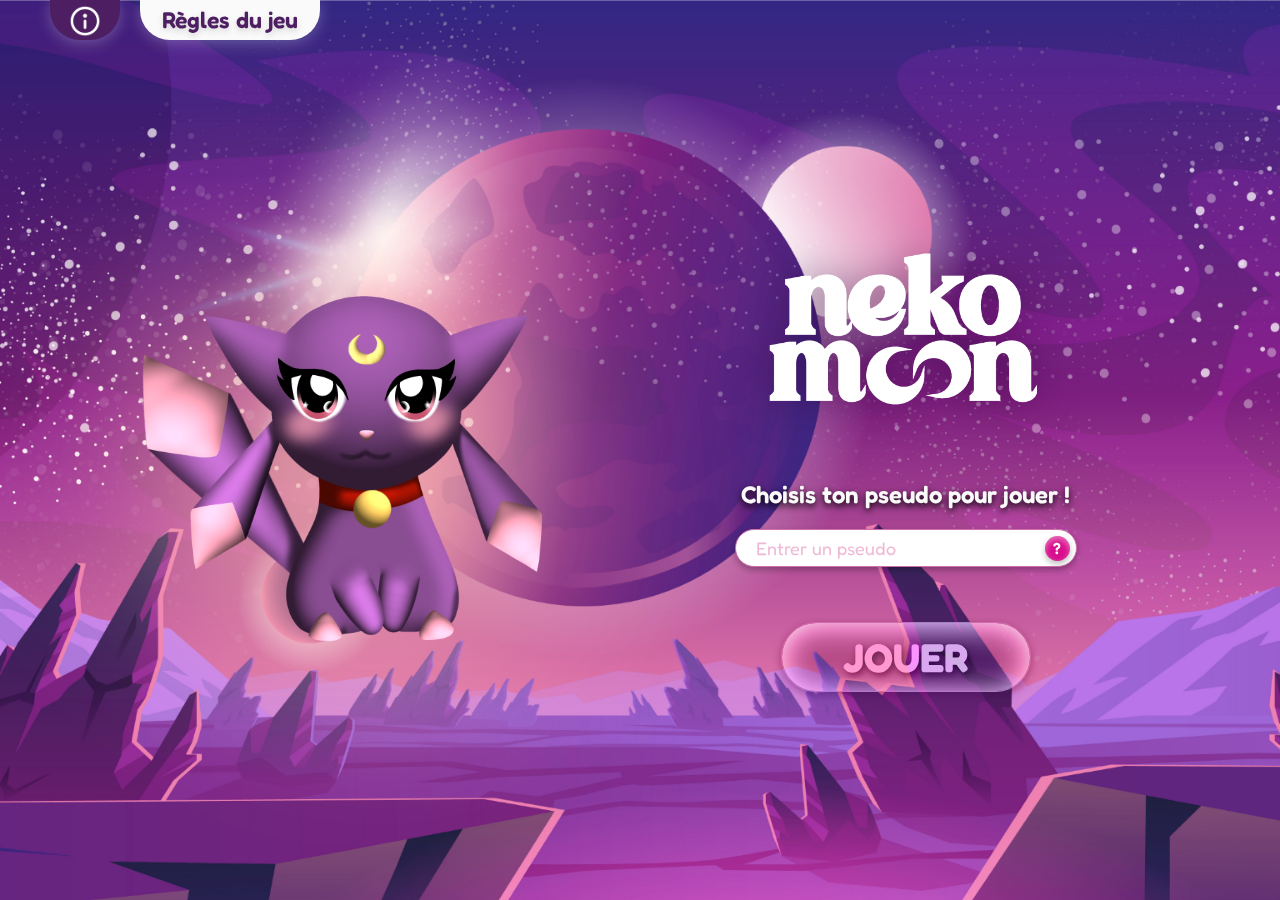
<file: index.html>
<!DOCTYPE html>
<html lang="fr">

 <head> 
    <title>Nekomoon | Le clicker game de l'espace !</title>
    <link rel='stylesheet' href='styles/index.css' type='text/css'/>
    <link rel="shortcut icon" type="image/png" href="images/nekomoon_logonb.svg"/><!--icône qui apparaît à côter du titre de la page-->
    <script type="text/javascript" src="js/index.js"></script> <!--referencer fichiers javascript-->
    <noscript>
    Javascript est désactivé sur votre navigateur. Veuillez le réactivez afin de permettre le bon fonctionnement du site.</noscript>
    <meta http-equiv="Content-Type" content="text/html; charset=UTF-8"/><!--afficher les accents de la langue-->
    <meta name="description" content="Un clicker game au thème fantastique et frais avec ses mignons personnages : les Nekomoons !"/>
    <meta name="viewport" content="width=device-width, initial-scale=1.0,user-scalable=no"> <!-- assurer que les pages fonctionnent bien dans une grande variété de tailles et d'orientations d'écran -->
    <link rel="preconnect" href="https://fonts.googleapis.com"><link rel="preconnect" href="https://fonts.gstatic.com" crossorigin><link href="https://fonts.googleapis.com/css2?family=Fredoka:wght@300;400;500;600;700&display=swap" rel="stylesheet"><!--Importation de la police Fredoka-->
    <link rel="preconnect" href="https://fonts.googleapis.com"><link rel="preconnect" href="https://fonts.gstatic.com" crossorigin><link href="https://fonts.googleapis.com/css2?family=Comic+Neue:ital,wght@0,300;0,700;1,300;1,400;1,700&family=Fredoka:wght@300;400;500;600;700&display=swap" rel="stylesheet"><!--Importation de la police Comic Neue-->
</head>

 <body>
    <header id="header">
        <!--MENU: INFO + REGLES DU JEU-->
        <div id="infoMenu" onclick="afficherInfos()">
            <img src="images/info_logo.png" alt="Info">
        </div>
        <div id="gameRulesMenu" onclick="afficherReglesDuJeu()">
            Règles du jeu
        </div>
        
        <!-- FIN DE MENU: INFO + REGLES DU JEU-->
    </header>

    <!-- FENETRES DE INFO + REGLES DU JEU-->
    <div id="fenetreReglesDuJeu">
            <div class="fermerFenetre"><a href="#" onclick="afficherReglesDuJeu()">X</a></div>
            <div>
                <h1 class="textShadow">RÈGLES DU JEU</h1>
                <h2 class="textShadow">JEU</h2>
                <p>C'est la guerre sur la planète Moonko-world et Nekomoon cherche à s'échapper.
                    Malheureusement, il n'a pas assez de Click-moon pour pouvoir changer de planète.
                    Cliques sur Nekomoon pour faire augmenter son nombre de Clicks-moon ! 
                    Et utilise les afin d'acheter des bonus qui te permettront de les multiplier.
                    En fonction de ton nombre de points, permet à Nekomoon de pouvoir changer de planète !
                </p>
                <h2 class="textShadow">BONUS</h2>
                <p>Voici les 3 bonus multiplicateurs de Clicks-moon :</p><br>
                <div id="lesTroisBonus"><!--rassemble les 3 bonus-->
                    <div class="bonusContainer"><h3 style="color: deeppink;">Pinkuko</h3><img src="images/Pinkuko.png" alt="Planète Pinkuko" width="60px" height="auto"><p>+10 points à chaque clic</p></div>
                    <div class="bonusContainer"><h3 style="color: deepskyblue;">Aoiko</h3><img src="images/Aoiko.png" alt="Planète Aoiko" width="60px" height="auto"><p>+10 points toutes les secondes</p></div>
                    <div class="bonusContainer"><h3 style="color: greenyellow;">Midoriko</h3><img src="images/Midoriko.png" alt="Planète Midoriko" width="59px" height="auto"><p>+1000 points à chaque clic et toutes les secondes</p></div>
                </div>
            </div>
        </div>
        <div id="fenetreInfoMenu"><!--La fenêtre Info qui s'affiche-->
            <div class="fermerFenetre"><a href="#" onclick="afficherInfos()">X</a></div>
            <div>
                <h1 class="textShadow">INFOS</h1>
                <h2 class="textShadow">Qu'est-ce que Nekomoon ?</h2>
                <p>Nekomoon est un jeu de type clicker, créé dans le cadre d'un projet scolaire (SAE). <br>
                    L'objectif est la réalisation du design d'un cookie clicker, au sein d’une application web, ainsi que sa mise en ligne. <br>
                    Le projet est contraint d'être effectué par groupe de 3 personnes.
                    </p>
                <h2 class="textShadow">Qui sont les créateurs ?</h2>
                <p>
                Yasmine BADAROU - Développeuse, maquettiste <br>
                Rose MALDONADO - Graphiste, développeuse <br>
                Bryan ROY - Graphiste, développeur
                </p>
            </div>
        </div>
        <!-- FIN DE FENETRES DE INFO + REGLES DU JEU-->
        <div id="responsive">
    <!--LOGO + FORMULAIRE (div gauche + div droite)-->
    <div id="divLogoEtFormulaire">
        <div id="divLogo"><!--Partie du logo (gauche)-->
            <img src="images/purple_nekomoon.png" alt="Nekomoon violet">
        </div>

        <div id="divFormulaire"><!--Partie du formulaire (droite)-->
            <img src="images/logo_nekomoon_blanc.png" alt="Logo Nekomoon">
            <form action="jeu.html" method="get">
                <label for="username">Choisis ton pseudo pour jouer !</label>
                <span onmouseover="afficherBulleDinfo()" onmouseout="afficherBulleDinfo()" onclick="afficherBulleDinfo()">?
                    <div id="infoInput">Choisis un pseudo de 5 caractères minimum.</div>
                </span>
                <input type="text" required minlength="5" placeholder="Entrer un pseudo" id="inputusername" name="username" onkeyup="activerBtn(this)">
                <button onclick="saveinfo()" class="buttonNonValidPseudo" id="btnJouer" disabled="true">jouer</button>
            </form>            
        </div>
    </div>
    <!--FIN DE LOGO + FORMULAIRE (div gauche + div droite)-->
    </div>
 </body>
</html>
</file>
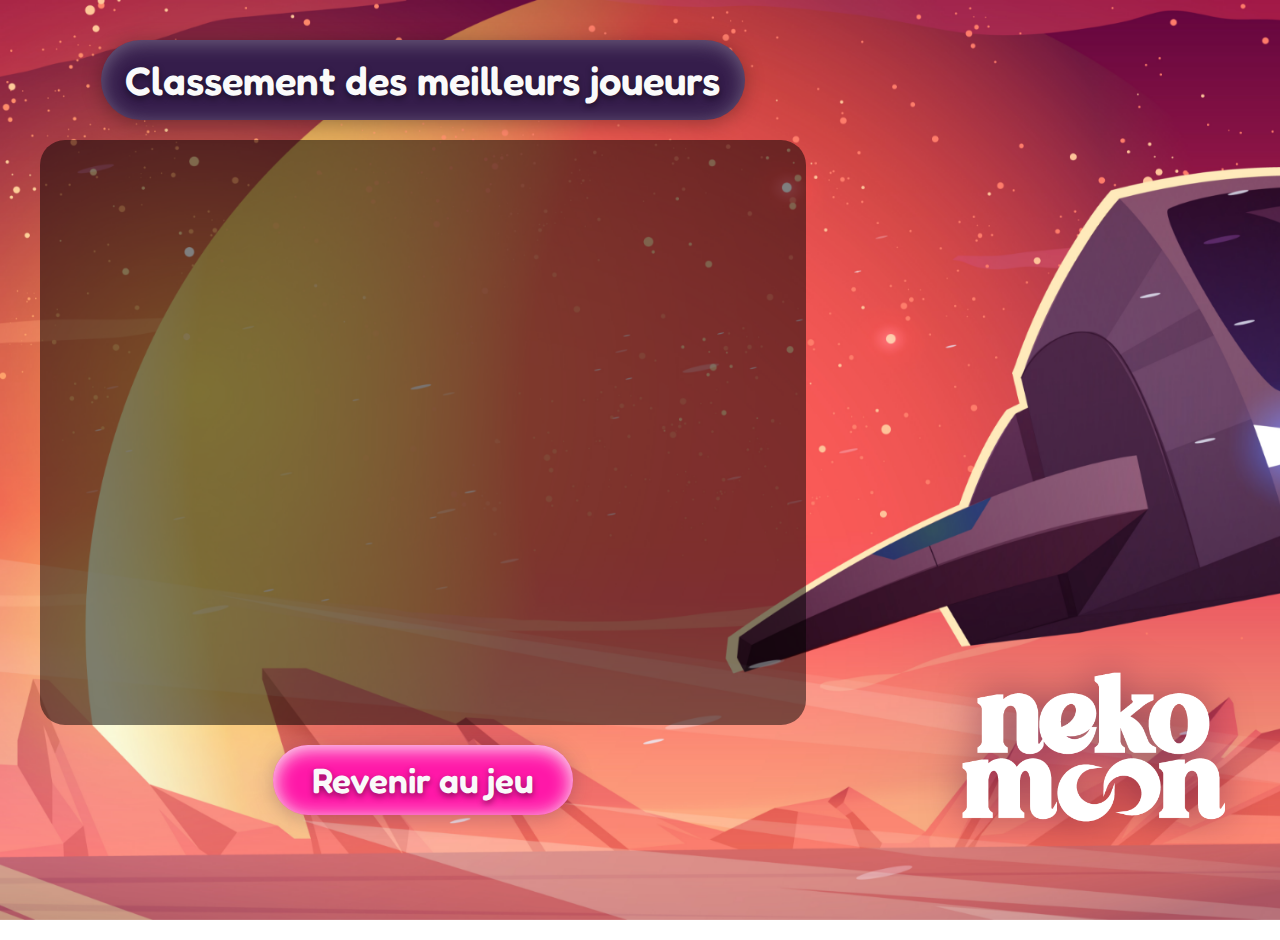
<file: classement.html>
<!DOCTYPE html>
<html lang="fr">

<head>
    <title>Nekomoon | Classement des joueurs</title>
    <link rel='stylesheet' href='styles/classement.css' type='text/css' />
    <link rel="shortcut icon" type="image/svg" href="images/nekomoon_logonb.svg" />
    <!--icône qui apparaît à côter du titre de la page-->
    <script type="text/javascript" src="js/classement.js"></script> <!--referencer fichiers javascript-->
    <noscript>
        Javascript est désactivé sur votre navigateur. Veuillez le réactivez afin de permettre le bon fonctionnement du
        site.</noscript>
    <meta http-equiv="Content-Type" content="text/html; charset=UTF-8" /><!--afficher les accents de la langue-->
    <meta name="description"
        content="Un clicker game au thème fantastique et frais avec ses mignons personnages : les Nekomoons !" />
    <meta name="viewport" content="width=device-width, initial-scale=1" />
    <!-- assurer que les pages fonctionnent bien dans une grande variété de tailles et d'orientations d'écran -->
    <link rel="preconnect" href="https://fonts.googleapis.com"><link rel="preconnect" href="https://fonts.gstatic.com" crossorigin><link href="https://fonts.googleapis.com/css2?family=Fredoka:wght@300;400;500;600;700&display=swap" rel="stylesheet"><!--Importation de la police Fredoka-->
    <link rel="preconnect" href="https://fonts.googleapis.com"><link rel="preconnect" href="https://fonts.gstatic.com" crossorigin><link href="https://fonts.googleapis.com/css2?family=Comic+Neue:ital,wght@0,300;0,700;1,300;1,400;1,700&family=Fredoka:wght@300;400;500;600;700&display=swap" rel="stylesheet"><!--Importation de la police Comic Neue-->
</head>

<body>
    <div id="partieDroiteEtGauche">
        <!--2 divs pour séparer la page en 2. Une partie avec tableau (gauche) et une partie avec le logo (droite)-->
        <div id="partieClassement">
            <h1>Classement des meilleurs joueurs</h1>

            <div id="container">
                <table id="classement">

                </table>
            </div>

            <a href="jeu.html">Revenir au jeu</a>
        </div>
    </div>
    <div id="partieLogo">
        <img src="images/logo_nekomoon_blanc.png" alt="Logo Nekomoon">
    </div>
</body>

</html>
</file>
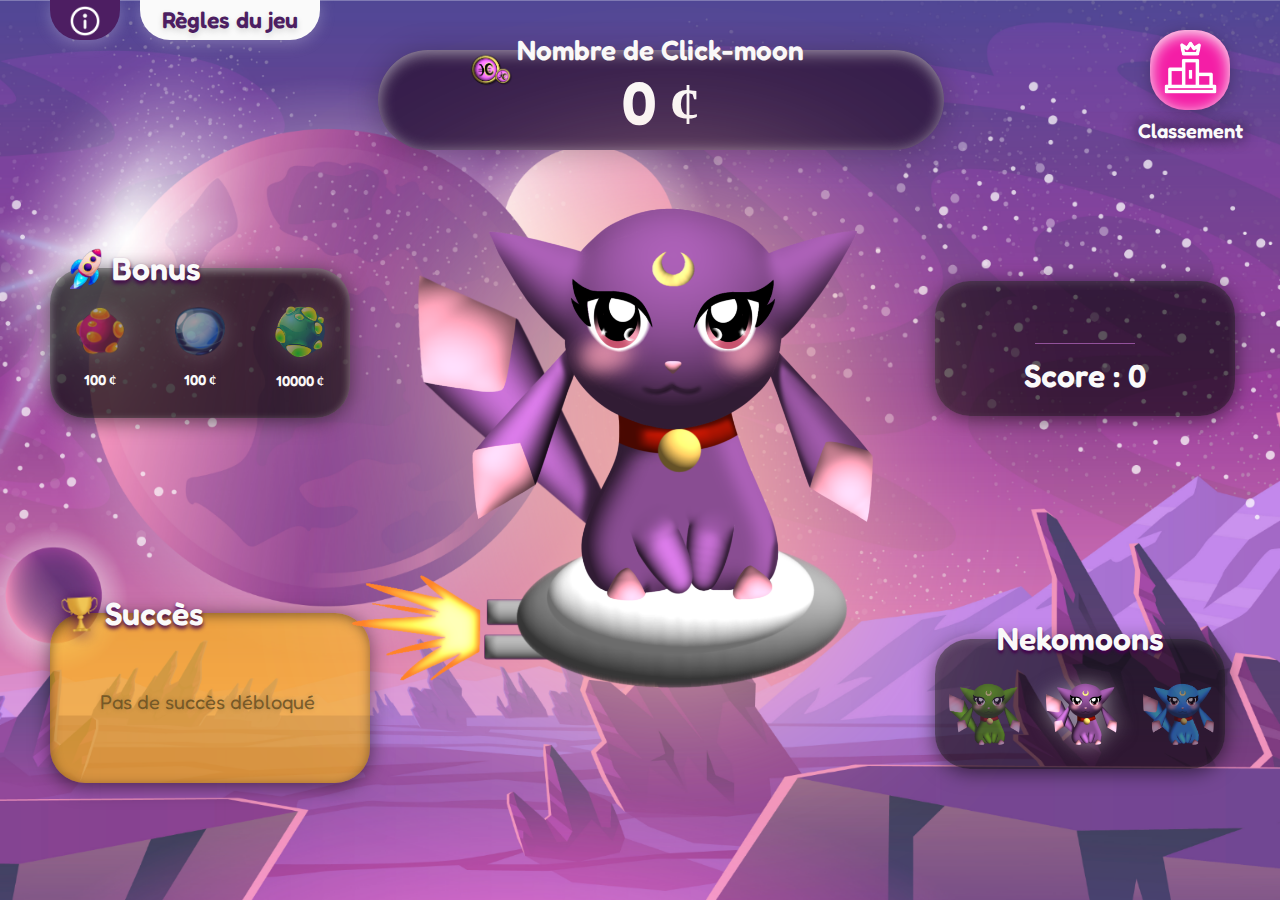
<file: jeu.html>
<!DOCTYPE html>
<html lang="fr">
  <head> 
      <title>Nekomoon | Le clicker game de l'espace !</title>
      <link rel='stylesheet' href='styles/jeu.css' type='text/css'/>
      <link rel="shortcut icon" type="image/png" href="images/nekomoon_logonb.svg"/><!--icône qui apparaît à côter du titre de la page-->
      <script type="text/javascript" src="js/jeu.js">storage.clear();</script> <!--referencer fichiers javascript-->
      <noscript>
      Javascript est désactivé sur votre navigateur. Veuillez le réactivez afin de permettre le bon fonctionnement du site.</noscript>
      <meta http-equiv="Content-Type" content="text/html; charset=UTF-8"/><!--afficher les accents de la langue-->
      <meta name="description" content="Un clicker game au thème fantastique et frais avec ses mignons personnages : les Nekomoons !"/>
      <meta name="viewport" content="width=device-width, initial-scale=1.0,user-scalable=no"> <!-- assurer que les pages fonctionnent bien dans une grande variété de tailles et d'orientations d'écran -->
      <link rel="preconnect" href="https://fonts.googleapis.com"><link rel="preconnect" href="https://fonts.gstatic.com" crossorigin><link href="https://fonts.googleapis.com/css2?family=Fredoka:wght@300;400;500;600;700&display=swap" rel="stylesheet"><!--Importation de la police Fredoka-->
      <link rel="preconnect" href="https://fonts.googleapis.com"><link rel="preconnect" href="https://fonts.gstatic.com" crossorigin><link href="https://fonts.googleapis.com/css2?family=Comic+Neue:ital,wght@0,300;0,700;1,300;1,400;1,700&family=Fredoka:wght@300;400;500;600;700&display=swap" rel="stylesheet"><!--Importation de la police Comic Neue-->
    </head>


  <body>
<!-- FENETRES DE INFO + REGLES DU JEU-->
<div id="fenetreReglesDuJeu">
  <div class="fermerFenetre"><a href="#" onclick="afficherReglesDuJeu()">X</a></div>
  <div>
      <h1 class="textShadow">RÈGLES DU JEU</h1>
      <h2 class="textShadow">JEU</h2>
      <p>C'est la guerre sur la planète Moonko-world et Nekomoon cherche à s'échapper.
          Malheureusement, il n'a pas assez de Click-moon pour pouvoir changer de planète.
          Cliques sur Nekomoon pour faire augmenter son nombre de Clicks-moon ! 
          Et utilise les afin d'acheter des bonus qui te permettront de les multiplier.
          En fonction de ton nombre de points, permet à Nekomoon de pouvoir changer de planète !
      </p>
      <h2 class="textShadow">BONUS</h2>
      <p>Voici les 3 bonus multiplicateurs de Clicks-moon :</p><br>
      <div id="lesTroisBonus"><!--rassemble les 3 bonus-->
          <div class="bonusContainer"><h3 style="color: deeppink;">Pinkuko</h3><img src="images/Pinkuko.png" alt="Planète Pinkuko" width="60px" height="auto"><p>+10 points à chaque clic</p></div>
          <div class="bonusContainer"><h3 style="color: deepskyblue;">Aoiko</h3><img src="images/Aoiko.png" alt="Planète Aoiko" width="60px" height="auto"><p>+10 points toutes les secondes</p></div>
          <div class="bonusContainer"><h3 style="color: greenyellow;">Midoriko</h3><img src="images/Midoriko.png" alt="Planète Midoriko" width="59px" height="auto"><p>+1000 points à chaque clic et toutes les secondes</p></div>
      </div>
  </div>
</div>
<div id="fenetreInfoMenu"><!--La fenêtre Info qui s'affiche-->
  <div class="fermerFenetre"><a href="#" onclick="afficherInfos()">X</a></div>
  <div>
      <h1 class="textShadow">INFOS</h1>
      <h2 class="textShadow">Qu'est-ce que Nekomoon ?</h2>
      <p>Nekomoon est un jeu de type clicker, créé dans le cadre d'un projet scolaire (SAE). <br>
          L'objectif est la réalisation du design d'un cookie clicker, au sein d’une application web, ainsi que sa mise en ligne. <br>
          Le projet est contraint d'être effectué par groupe de 3 personnes.
          </p>
      <h2 class="textShadow">Qui sont les créateurs ?</h2>
      <p>
      Yasmine BADAROU - Développeuse <br>
      Rose MALDONADO - Graphiste, développeuse <br>
      Bryan ROY - Graphiste, développeur
      </p>
  </div>
</div>
<!-- FIN DE FENETRES DE INFO + REGLES DU JEU-->
    <header id="header">
      <!--MENU: INFO + REGLES DU JEU-->
      <div id="infoMenu" onclick="afficherInfos()">
          <img src="images/info_logo.png" alt="Info">
      </div>
      <div id="gameRulesMenu" onclick="afficherReglesDuJeu()">
          Règles du jeu
      </div>
      
      <!-- FIN DE MENU: INFO + REGLES DU JEU-->
  </header>

  <div id="contenuDeLaPage">
    <div id="clicsEtClassementContainer">
      <div id="clicsContainer">
        <div id="compteurDeClicMoon">
          <img src="images/monnaie.png" alt="Click-moon">
          <h1>Nombre de Click-moon</h1>
          <p id="scorecompteur">0 ȼ</p>
        </div>
      </div>
      <div id="classementContainer">
        <div id="carreClassementRose">
          <a onclick="test()"><img src="images/classement.png" alt="Classement des joeurs"><p>Classement</p></a>
        </div>
      </div>
    </div>


    <div id="jeuContainer">
      <div id="succesEtBonus"><!--Partie succès et bonus (gauche)-->
        <div id="bonusContainer"><!--boite bonus-->
          <span>
            <img src="images/fusee.png" alt="Logo Bonus">
            <h1>Bonus</h1></span>
          <div id="lesTroisBonus">
            <div class="bonusContainer"><p id="compteurBonusPinkuko">0</p><img src="images/Pinkuko.png" alt="Logo Pinkuko" onclick="acheterPinkuko()" id="imgpinkuko" class="pasdebloque"><p id="pinkukoPrix">100 ȼ</p></div>
            <div class="bonusContainer"><p id="compteurBonusAoiko">0</p><img src="images/Aoiko.png" alt="Logo Aoiko" onclick="acheterAokiko()" id="imgaoiko" class="pasdebloque"><p id="aoikoPrix">100 ȼ</p></div>
            <div class="bonusContainer"><p id="compteurBonusMidoriko">0</p><img src="images/Midoriko.png" alt="Logo Midoriko" onclick="acheterMidoriko()" id="imgmidoriko" class="pasdebloque"><p id="midorikoPrix">10000 ȼ</p></div>
          </div>
        </div>

        <div id="succesContainer"><!--boite succès-->
          <div>
            <img src="images/succes.png" alt="Logo Succès">
            <h1>Succès</h1></div>
            <div id="lesSucces">
              <span id="pasDeSucces">Pas de succès débloqué</span>
              <table>
                <tr id="succesUn" class="succesnonobtenu">
                    <td><img src="images/etoiles.png" alt="Logo Succès"></td>
                    <td>Vous avez atteint 10 points !</td>
                </tr>
                <tr id="succesDeux" class="succesnonobtenu">
                  <td><img src="images/etoiles.png" alt="Logo Succès"></td>
                  <td>Vous avez débloqué un bonus ! Vous pouvez changer de planète.</td>
                </tr>
                <tr id="succesTrois" class="succesnonobtenu">
                  <td><img src="images/etoiles.png" alt="Logo Succès"></td>
                  <td>Vous avez atteint 1 000 points !</td>
                </tr>
                <tr id="succesQuatre" class="succesnonobtenu">
                  <td class="removeBottomBar"><img src="images/etoiles.png" alt="Logo Succès"></td>
                  <td class="removeBottomBar">Vous avez atteint 100 000 points !</td>
                </tr>
            </table>
            </div>
        </div>
      </div><!--Fin partie succès et bonus (gauche)-->

      <div id="clickerNekomoon"><!--Partie clicker (milieu)-->
        <img src="images/nekomoon-violet.png" alt="Nekomoon violet" id="skinDuClicker" onclick="augmenterScore(force)">
      </div><!--Fin partie clicker (milieu)-->

      <div id="pseudoEtNekomoons"><!--Partie score + skins (droite)-->
        <div id="pseudoScoreContainer"><!--boite score-->
          <h1 id="pseudonyme"></h1>
          <div id="traitViolet">&nbsp</div>
          <h1 id="score">Score : 0</h1>
        </div>

        <div id="skinsContainer"><!--boite Skins-->
            <h1>Nekomoons</h1>

            <div id="lesTroisSkins">
            <div class="skinsContainer"><img src="images/green_nekomoon.png" alt="Nekomoon vert" id="skinVert" onclick="mettreSkinVert()"></div>
            <div class="skinsContainer"><img src="images/purple_nekomoon.png" alt="Nekomoon violet" id="skinViolet" class="selected" onclick="mettreSkinViolet()"></div>
            <div class="skinsContainer"><img src="images/blueneko.png" alt="Nekomoon bleu" id="skinBleu" onclick="mettreSkinBleu()"></div>
            </div>
        </div>
      </div><!--Fin partie score + skins (droite)-->

    </div>
  </div>
  </body>
</html>
</file>
<file: styles/index.css>
body {
    background-image: url("../images/nekomoon_home_background.png");
    background-size: cover;
    background-repeat: no-repeat;
    background-attachment: fixed;
    background-position: center;
    margin: 0px 50px;
    padding: 0;
    display: flex;
    flex-direction: column;
}

/*HEADER*/
header {
    display: flex;
    justify-content: space-between;
    width: 270px;
    position: absolute;
}

#infoMenu {
    display: flex;
    flex-direction: column;
    align-items: center;
    background-color: #4D1E62;
    height: 40px;
    width: 70px;
    border-radius: 0px 0px 30px 30px;
    box-shadow: 0px 3px 15px #fafafa40;
    transition: 0.3s;
}

#infoMenu img {
    height: 105%;
    width: auto;
}

#gameRulesMenu {
    padding-top: 6px;
    text-align: center;
    background-color: #fafafa;
    max-height: 40px;
    width: 180px;
    border-radius: 0px 0px 30px 30px;
    font-family: "fredoka";
    color: #4D1E62;
    font-weight: 600;
    font-size: 23px;
    box-shadow: 0px 3px 15px #fafafa40;
    text-shadow: 0px 3px 6px #00000026;
    transition: 0.3s;
}

#infoMenu:hover {
  cursor: pointer;
  box-shadow: 0px 3px 15px #fafafa80;
}

#gameRulesMenu:hover {
  cursor: pointer;
  box-shadow: 0px 3px 15px #fafafa80;
}
/*FIN DU HEADER*/

/*LOGO ET FORMULAIRE*/
#divLogoEtFormulaire {
    width: 90%;
    display: flex;
    justify-self: center;
    align-self: center;
}

#responsive {
  width: 100%;
  height: 100vh;
  display: flex;
  flex-direction: column;
  justify-content: center;
}

#divLogo {
    width: 50%;
    display: flex;
    align-items: center;
}

#divLogo img {
    width: 85%;
    height: auto;
    -webkit-filter: drop-shadow(2px 3px 100px #FFC0AD);
    filter: drop-shadow(2px 3px 100px #FFC0AD);
}

#divFormulaire {
    width: 50%;
    display: flex;
    flex-direction: column;
    align-items: center;
    margin-top: -20px;
}

#divFormulaire img {
    width: 55%;
    height: auto;
    -webkit-filter: drop-shadow(0px 0px 20px #35003a80);
    filter: drop-shadow(0px 0px 20px #35003a80);
    transition: 0.2s;
}

form {
    display: flex;
    flex-direction: column;
}

label {
    font-size: 30px;
    font-family: "fredoka";
    font-weight: 600;
    color: #fafafa;
    text-shadow: 0px 3px 7px #000000;
    margin-bottom: 20px;
    text-align: center;
}

input {    
    align-self: center;
    width: 300px;
    border-radius: 50px;
    padding: 7px 20px;
    font-size: 18px;
    font-family: "fredoka";
    border-color: #CD6FA9;
    margin-bottom: 20px;
    box-shadow: 0px 3px 6px #00000045;
}

input[type=text] {
    border: 1px solid #CD6FA9;
  -webkit-transition: 0.4s;
  transition: 0.4s;
  outline: none;
}

input[type=text]:focus {
  border: 1px solid #862d73;
}

::placeholder { /* Chrome, Firefox, Opera, Safari 10.1+ */
    color: #E283B390;
    opacity: 1; /* Firefox */
  }
  
  :-ms-input-placeholder { /* Internet Explorer 10-11 */
    color: #E283B390;
  }
  
  ::-ms-input-placeholder { /* Microsoft Edge */
    color: #E283B390;
  }

  input:hover {
    box-shadow: 1px 1px 10px #fafafa;
  }

  form span {
    background-color: #D90E8D;
    text-align: center;
    position: absolute;
    border-radius: 50%;
    height: 20px;
    width: 20px;
    padding: 2.5px;
    color: #fafafa;
    box-shadow: inset 0px 3px 6px #fafafa70, 0px 3px 6px #00000043;
    font-family: 'Fredoka';
    font-weight: 600;
    margin-top: 64px;
    margin-left: 345px;
  }

  form span:hover {
    cursor: pointer;
  }

  #infoInput {
    width: 190px;
    height: 50px;
    background-color: #D90E8D;
    position: absolute;
    margin-top: -68px;
    margin-left: 18px;
    border-radius: 30px 30px 30px 8px;
    text-align: center;
    font-weight: 400;
    align-items: center;
    display: flex;
    color: #fafafa;
    box-shadow: #fafafa60 0px 0px 10px;
    visibility: hidden;
    opacity: 0;
    transition: 0.3s;
  }

  #infoInput.active {
    visibility: visible;
    opacity: 1;
    transition: 0.3s;
  }

  button {
    margin-top: 10%;
    background-color: #FF00A0;
    height: 70px;
    width: 250px;
    align-self: center;
    border-radius: 70px;
    font-size: 40px;
    font-family: "fredoka";
    text-transform: uppercase;
    font-weight: bolder;
    color: #fafafa;
    text-shadow: 2px 3px 7px #00000080;
    box-shadow: inset 0px 3px 30px #fafafa, 0px 3px 10px #5D005A75;
    border: 1px solid #CD6FA9;
    transition: 0.2s ease-in-out;
  }

  button:disabled {
    color: #bebebe;
    background-blend-mode: luminosity;
    mix-blend-mode: luminosity;
  }

  button:disabled:hover {
    cursor: default ;
    box-shadow: inset 0px 3px 30px #fafafa, 0px 3px 10px #5D005A75;
  }

  button:hover {
    box-shadow: inset 0px 3px 30px #fafafa, 0px 3px 15px #FFC0AD;
    cursor: pointer;
  }
/*FIN DE LOGO ET FORMULAIRE*/

/*FENETRES POP UP POUR INFO ET REGLES DU JEU*/
/*fenetre info*/
#fenetreInfoMenu {
  position: fixed;
  top: 35%;
  left: 50%;
  transform: translate(-50%,-50%);
  width: 40%;
  max-height: 65%;
  padding: 40px 50px 40px 50px;
  box-shadow: 0px 0px 20px #fafafa70;
  background-color: #3c0046;
  border-radius: 50px 100px;
  z-index: 10;
  font-family: "Fredoka";
  visibility: hidden;
  opacity: 0;
  transition: 0.3s;
}

#fenetreInfoMenu.active {
  top: 45%;
  visibility: visible;
  opacity: 1;
  transition: 0.3s;
}

.disableSelect {
  user-select: none;
  pointer-events: none;
}

.fermerFenetre {
display: flex;
flex-direction: row;
justify-content: flex-end;
font-size: 40px;
font-family: "Comic Neue";
font-weight: bold;
margin-top: 10px;
}

.fermerFenetre a {
  text-decoration: none;
  color: #fafafa;
  border-radius: 50px;
  background-color: #54236b;
  width: 4%;
  height: 8%;
  padding: 5px;
  text-align: center;
  font-size: 20px;
  transition: 0.2s;
}

.fermerFenetre a:hover {
  color: #54236b;
  background-color: #fafafa;
  box-shadow: 1px 1px 15px #bebebe;
  font-weight: 600;
}

#fenetreInfoMenu h1 {
  margin-top: -30px;
  margin-bottom: 50px;
  text-align: center;
  color: #fafafa;
  background-color: #54236b;
  border-radius: 50px;
  margin-left: 150px;
  margin-right: 150px;
}

#fenetreInfoMenu h2 {
  color: #c0289f;
  font-size: 28px;
  margin-bottom: -10px;
}

#fenetreInfoMenu p {
  font-size: 20px;
  color: #fee8ff;
  line-height: 28px;
}

.textShadow {
  text-shadow: #00000070 1px 1px 10px;
}

/*fenetre regles du jeu*/
#fenetreReglesDuJeu {
  position: fixed;
  top: 40%;
  left: 50%;
  transform: translate(-50%,-50%);
  width: 40%;
  max-height: 85%;
  padding: 30px 50px 30px 50px;
  box-shadow: 0px 0px 20px #fafafa70;
  background-color: #3c0046;
  border-radius: 50px 100px;
  z-index: 10;
  font-family: "Fredoka";
  visibility: hidden;
  opacity: 0;
  transition: 0.3s;
}

#fenetreReglesDuJeu.active {
  top: 50%;
  visibility: visible;
  opacity: 1;
  transition: 0.3s;
}

#fenetreReglesDuJeu h1 {
  margin-top: -30px;
  margin-bottom: 30px;
  text-align: center;
  color: #fafafa;
  background-color: #54236b;
  border-radius: 50px;
  margin-left: 150px;
  margin-right: 150px;
  padding: 5px;
}

#fenetreReglesDuJeu h2 {
  color: #c0289f;
  font-size: 28px;
  margin-bottom: -10px;
}

#fenetreReglesDuJeu p {
  font-size: 20px;
  color: #fee8ff;
  line-height: 28px;
}

#lesTroisBonus {
  position: relative;
  display: flex;
  width: 100%;
  margin-top: -40px;
}

.bonusContainer {
  width: 33.33%;
  display: flex;
  flex-direction: column;
  align-items: center;
}

#lesTroisBonus h3 {
  font-size: 21px;
  margin-bottom: 5px;
  font-weight: 500;
  text-shadow: #fafafa80 1px 1px 15px;
}

#lesTroisBonus img {
  text-shadow: #fafafa70 1px 1px 15px;
  -webkit-filter: drop-shadow(2px 1px 10px #fafafa50);
  filter: drop-shadow(2px 1px 10px #fafafa50);
  transition: 0.3s;
}

#lesTroisBonus img:hover {
  -webkit-filter: drop-shadow(2px 1px 15px #fafafa80);
  filter: drop-shadow(2px 1px 15px #fafafa80);
}

#lesTroisBonus p {
  font-size: 15px;
  line-height: normal;
  text-align: center;
  padding: 10px;
}
/*FIN FENETRES POP UP POUR INFO ET REGLES DU JEU*/


/*RESPONSIVE DESIGN*/
@media (min-width: 720px) and (max-width: 1350px){
  #fenetreReglesDuJeu {
    width: 45%;
  }

  #fenetreReglesDuJeu h1 {
    margin-left: 15%;
    margin-right: 15%;
    font-size: 150%;
  }

  #fenetreReglesDuJeu h2 {
    font-size: 160%;
  }

  #fenetreReglesDuJeu p {
    font-size: 100%;
    line-height: 18px;
  }

  #lesTroisBonus img {
    width: 50px;
    height: auto;
  }

  .fermerFenetre a {
    font-size: 15px;
    padding: 5px 10px;
  }

  #lesTroisBonus p {
    padding-left: 3px;
    padding-right: 3px;
    font-size: 90%;
  }

  #lesTroisBonus h3 {
    font-size: 150%;
  }

  .fermerFenetre a {
    font-size: 15px;
    padding: 8px 8px;
  }

  button:disabled {
    color: #bebebe;
    background-color: #33333350;
  }

  button:disabled:hover {
    cursor: default ;
    box-shadow: inset 0px 3px 30px #fafafa, 0px 3px 10px #5D005A75;
  }

  #fenetreInfoMenu {
    width: 40%;
    max-height: 60%;
    padding: 25px 25px 40px 40px;
  }

  #fenetreInfoMenu p {
    font-size: 100%;
    line-height: 18px;
  }

  #fenetreInfoMenu h2 {
    font-size: 130%;
  }

  #fenetreInfoMenu h1 {
    font-size: 140%;
    margin-left: 25%;
    margin-right: 30%;
    padding: 5px;
    margin-bottom: 20px;
  }

  .fermerFenetre a {
    font-size: 15px;
    padding: 8px 10px;
    margin-right: 10px;
  }

  form span {
    margin-top: 55.2px;
    margin-left: 310px;
  }

  #infoInput {
    width: 200px;
    margin-top: 12px;
    margin-left: -190px;
    border-radius: 30px 10px 30px 30px;
  }
  
}

@media (max-width: 1350px){
  label { 
    font-size: 24px;
    }

    button:disabled {
      color: #bebebe;
      background-color: #33333350;
    }
  
    button:disabled:hover {
      cursor: default ;
      box-shadow: inset 0px 3px 30px #fafafa, 0px 3px 10px #5D005A75;
    }

    #fenetreInfoMenu {
      width: 55%;
      max-height: 60%;
      padding: 25px 25px 40px 40px;
    }
  
    #fenetreInfoMenu p {
      font-size: 100%;
      line-height: 18px;
    }
  
    #fenetreInfoMenu h2 {
      font-size: 130%;
    }
  
    #fenetreInfoMenu h1 {
      font-size: 140%;
      margin-left: 25%;
      margin-right: 30%;
      padding: 5px;
      margin-bottom: 20px;
    }

    .fermerFenetre a {
      font-size: 15px;
      padding: 8px 10px;
      margin-right: 10px;
    }
}
@media (max-width: 720px){

  button:disabled {
    color: #bebebe;
    background-color: #33333350;
  }

  button:disabled:hover {
    cursor: default ;
    box-shadow: inset 0px 3px 30px #fafafa, 0px 3px 10px #5D005A75;
  }

  button {
    margin-top: 0;
      height: 60px;
      width: 180px;
      font-size: 30px;
  }

  label { 
    font-size: 20px;
    }

    #divFormulaire img {
      width: 60%;
    }

    input {
      width: 90%;
      font-size: 15px;
    }

    #infoMenu {
      height: 35px;
      width: 55px;
  }

  #gameRulesMenu {
    max-height: 35px;
    width: 150px;
    font-size: 18px;
  }

  header {
    width: 230px;
  }

  #infoMenu img {
    height: 95%;
  }

  form span {
    margin-top: 49px;
    margin-left: 250px;
    z-index: 1;
  }

  #infoInput {
    width: 200px;
    margin-top: -70px;
    margin-left: -200px;
    border-radius: 30px 30px 10px 30px;
  }
}  

@media (max-width: 576px){ 
  #divLogoEtFormulaire {
    flex-direction: column;
    align-items: center;
  }

  #responsive {
    justify-content: flex-start;
    margin-top: 50px;
  }

  header {
    width: 170px;
    margin-left: -40px;
  }

  #infoMenu {
    height: 29px;
    width: 42px;
  }

  #gameRulesMenu {
    height: 25px;
    width: 120px;
    font-size: 16px;
    padding-top: 4px;
  }

  #divFormulaire img {
    width: 100%;
  }

  #divLogo img {
    width: 160%;
    margin-left: -40%;
  }

  label {
    font-size: 21px;
    width: 300px;
  }
  
  button:disabled {
    color: #bebebe;
    background-color: #33333350;
  }

  button:disabled:hover {
    cursor: default ;
    box-shadow: inset 0px 3px 30px #fafafa, 0px 3px 10px #5D005A75;
  }

  #fenetreReglesDuJeu {
    width: 70%;
    max-height: 75%;
    padding: 25px 25px 30px 25px;
  }

  #fenetreReglesDuJeu h1 {
    font-size: 110%;
    margin-left: 25%;
    margin-right: 25%;
  }

  #fenetreReglesDuJeu h2 {
    font-size: 100%;
  }

  #fenetreReglesDuJeu p {
    font-size: 80%;
    line-height: 14px;
  }

  #lesTroisBonus {
    font-size: 85%;
  }

  #lesTroisBonus img {
    width: 30px;
    height: auto;
  }

  .fermerFenetre a {
    font-size: 15px;
    margin-right: 10px;
    padding: 5px 10px;
  }

  #lesTroisBonus p {
    padding-left: 2px;
    padding-right: 2px;
  }

  #lesTroisBonus h3 {
    font-size: 120%;
  }

  #fenetreInfoMenu {
    width: 70%;
    max-height: 60%;
    padding: 25px 25px 40px 40px;
  }

  #fenetreInfoMenu p {
    font-size: 80%;
    line-height: 15px;
  }

  #fenetreInfoMenu h2 {
    font-size: 100%;
  }

  #fenetreInfoMenu h1 {
    font-size: 110%;
    margin-left: 25%;
    margin-right: 30%;
    padding: 5px;
    margin-bottom: 20px;
  }

  form span {
    margin-top: 52px;
    margin-left: 274px;
    z-index: 1;
    height: 18px;
    width: 18px;
    font-size: 15px;
  }
}
/*FIN RESPONSIVE DESIGN*/
</file>
<file: styles/classement.css>
body {
    background-image: url("../images/background_classement.png");
    background-size: cover;
    background-repeat: no-repeat;
    margin: 10px 20px;
    padding: 0;
    font-family: "fredoka";
    overflow: hidden;
    height: 100vh;
}
#partieDroiteEtGauche {
    display: flex;
    width: 100%;
    height: 100%;
}


/*DEBUT partie droite*/
#partieLogo {
    position: absolute;
    bottom: 0;
    right: 0;
    padding-right: 2.5rem;
}

#partieLogo img {
    width: 18rem;
    -webkit-filter: drop-shadow(0px 0px 20px #35003a80);
    filter: drop-shadow(0px 0px 20px #35003a80);
}
/*FIN partie droite*/

/*DEBUT partie gauche*/
#partieClassement {
    width: 65%;
    height: 100%;
    padding-top: 30px;
}

#container{
    margin: 20px;
    height: 65%;
    border-radius: 25px;
    overflow: scroll;
    -ms-overflow-style: none;  /* Internet Explorer 10+ */
    scrollbar-width: none;  /* Firefox */
}

#container::-webkit-scrollbar {
    display: none;  /* Safari and Chrome */
}



#partieClassement h1 {
    font-size: 40px;
    background-color: #351D4B;
    border-radius: 45px;
    width: 80%;
    height: 80px;
    color: #FAFAFA;
    text-align: center;
    font-weight: 600;
    text-shadow: 0px 3px 6px #00000070;
    box-shadow: inset 0px 3px 20px #fafafa50, 0px 3px 20px #00000050;
    display: flex;
    flex-direction: column;
    justify-content: center;
    margin: auto;
}

#partieClassement a {
    height: 35%;
    font-size: 35px;
    background-color: #FF18A8;
    border-radius: 45px;
    width: 300px;
    height: 70px;
    color: #FAFAFA;
    text-align: center;
    font-weight: 600;
    text-shadow: 0px 3px 6px #00000070;
    box-shadow: inset 0px 3px 20px #fafafa, 0px 3px 20px #522C5150;
    display: flex;
    flex-direction: column;
    justify-content: center;
    text-decoration: none;
    margin: auto;
    transition: all ease-in-out 0.2s;
}

#partieClassement a:hover {
    box-shadow: inset 0px 3px 20px #fafafa, 0px 3px 20px #fafafa50;
}

table {
    width: 100%;
    height: 100%;
    color: #fafafa;
    padding: 20px;
    background-color: #00000080;
    text-align: center;
}

table:hover {
    box-shadow: #ffffff50 2px 0px 20px;
}

th {
    font-weight: 500;
    font-size: 35px;
    text-shadow: 0px 3px 20px #00000070;
    border-bottom: #986E6E 1px solid;
}

td {
    height: 10%;
    font-weight: 200;
    padding-bottom: 20px;
    padding-top: 20px;
    text-shadow: 0px 3px 20px #00000070;
    border-bottom: #986E6E 1px solid;
}

tr {
    padding-left: 40px;
    padding-right: 40px;
}

.premierDuClassement {
    text-shadow: 0px 0px 15px #d6ba00 !important;
}

/*FIN partie gauche*/

@media (max-width: 576px){
  #partieClassement h1 {
      font-size: 20px;
  }
  #partieLogo {
      padding-right: 1.5rem;
      padding-bottom: 1rem;
  }
  #partieLogo img {
      width: 4rem;
  }
}
</file>
<file: styles/jeu.css>
body{
   margin:0 50px;
   background-image: url("../images/background_purple.png");
    background-size: cover;
    background-repeat: no-repeat;
    background-attachment: fixed;
    background-position: center;
    height: 100%;
}

/*HEADER*/
header {
    display: flex;
    justify-content: space-between;
    width: 270px;
    position: absolute;
    z-index: 1;
}

#infoMenu {
    display: flex;
    flex-direction: column;
    align-items: center;
    background-color: #4D1E62;
    height: 40px;
    width: 70px;
    border-radius: 0px 0px 30px 30px;
    box-shadow: 0px 3px 15px #fafafa40;
    transition: 0.3s;
}

#infoMenu img {
    height: 105%;
    width: auto;
}

#gameRulesMenu {
    padding-top: 6px;
    text-align: center;
    background-color: #fafafa;
    max-height: 40px;
    width: 180px;
    border-radius: 0px 0px 30px 30px;
    font-family: "fredoka";
    color: #4D1E62;
    font-weight: 600;
    font-size: 23px;
    box-shadow: 0px 3px 15px #fafafa40;
    text-shadow: 0px 3px 6px #00000026;
    transition: 0.3s;
}

#infoMenu:hover {
  cursor: pointer;
  box-shadow: 0px 3px 15px #fafafa80;
}

#gameRulesMenu:hover {
  cursor: pointer;
  box-shadow: 0px 3px 15px #fafafa80;
}
/*FIN DU HEADER*/

/*FENETRES POP UP POUR INFO ET REGLES DU JEU*/
/*fenetre info*/
#fenetreInfoMenu {
    position: fixed;
    top: 35%;
    left: 50%;
    transform: translate(-50%,-50%);
    width: 40%;
    max-height: 65%;
    padding: 40px 50px 40px 50px;
    box-shadow: 0px 0px 20px #fafafa70;
    background-color: #3c0046;
    border-radius: 50px 100px;
    z-index: 10;
    font-family: "Fredoka";
    visibility: hidden;
    opacity: 0;
    transition: 0.3s;
  }
  
  #fenetreInfoMenu.active {
    top: 45%;
    visibility: visible;
    opacity: 1;
    transition: 0.3s;
  }
  
  .disableSelect {
    user-select: none;
    pointer-events: none;
  }
  
  .fermerFenetre {
  display: flex;
  flex-direction: row;
  justify-content: flex-end;
  font-size: 40px;
  font-family: "Comic Neue";
  font-weight: bold;
  margin-top: 10px;
  }
  
  .fermerFenetre a {
    text-decoration: none;
    color: #fafafa;
    border-radius: 50px;
    background-color: #54236b;
    width: 4%;
    height: 8%;
    padding: 5px;
    text-align: center;
    font-size: 20px;
    transition: 0.2s;
  }
  
  .fermerFenetre a:hover {
    color: #54236b;
    background-color: #fafafa;
    box-shadow: 1px 1px 15px #bebebe;
    font-weight: 600;
  }
  
  #fenetreInfoMenu h1 {
    margin-top: -30px;
    margin-bottom: 50px;
    text-align: center;
    color: #fafafa;
    background-color: #54236b;
    border-radius: 50px;
    margin-left: 150px;
    margin-right: 150px;
  }
  
  #fenetreInfoMenu h2 {
    color: #c0289f;
    font-size: 28px;
    margin-bottom: -10px;
  }
  
  #fenetreInfoMenu p {
    font-size: 20px;
    color: #fee8ff;
    line-height: 28px;
  }
  
  .textShadow {
    text-shadow: #00000070 1px 1px 10px;
  }
  
  /*fenetre regles du jeu*/
  #fenetreReglesDuJeu {
    position: fixed;
    top: 40%;
    left: 50%;
    transform: translate(-50%,-50%);
    width: 40%;
    max-height: 85%;
    padding: 30px 50px 30px 50px;
    box-shadow: 0px 0px 20px #fafafa70;
    background-color: #3c0046;
    border-radius: 50px 100px;
    z-index: 10;
    font-family: "Fredoka";
    visibility: hidden;
    opacity: 0;
    transition: 0.3s;
  }
  
  #fenetreReglesDuJeu.active {
    top: 50%;
    visibility: visible;
    opacity: 1;
    transition: 0.3s;
  }
  
  #fenetreReglesDuJeu h1 {
    margin-top: -30px;
    margin-bottom: 30px;
    text-align: center;
    color: #fafafa;
    background-color: #54236b;
    border-radius: 50px;
    margin-left: 150px;
    margin-right: 150px;
    padding: 5px;
  }
  
  #fenetreReglesDuJeu h2 {
    color: #c0289f;
    font-size: 28px;
    margin-bottom: -10px;
  }
  
  #fenetreReglesDuJeu p {
    font-size: 20px;
    color: #fee8ff;
    line-height: 28px;
  }
  
  #lesTroisBonus {
    position: relative;
    display: flex;
    width: 100%;
    margin-top: -40px;
  }
  
  .bonusContainer {
    width: 33.33%;
    display: flex;
    flex-direction: column;
    align-items: center;
  }
  
  #lesTroisBonus h3 {
    font-size: 21px;
    margin-bottom: 5px;
    font-weight: 500;
    text-shadow: #fafafa80 1px 1px 15px;
  }
  
  #lesTroisBonus img {
    text-shadow: #fafafa70 1px 1px 15px;
    -webkit-filter: drop-shadow(2px 1px 10px #fafafa50);
    filter: drop-shadow(2px 1px 10px #fafafa50);
    transition: 0.3s;
  }
  
  #lesTroisBonus img:hover {
    -webkit-filter: drop-shadow(2px 1px 15px #fafafa80);
    filter: drop-shadow(2px 1px 15px #fafafa80);
    cursor: pointer;
  }
  
  #lesTroisBonus p {
    font-size: 15px;
    line-height: normal;
    text-align: center;
    padding: 10px;
  }

  #fenetreInfoMenu.active {
    top: 45%;
    visibility: visible;
    opacity: 1;
    transition: 0.3s;
  }

  #fenetreReglesDuJeu.active {
    top: 50%;
    visibility: visible;
    opacity: 1;
    transition: 0.3s;
  }
  /*FIN FENETRES POP UP POUR INFO ET REGLES DU JEU*/

/*HAUT DE LA PAGE (CLASSEMENT + COMPTEUR DE CLICS)*/
#contenuDeLaPage {
    display: flex;
    flex-direction: column;
    height: 100vh;
    width: 100%;
    position: relative;
}

#clicsEtClassementContainer {
    height: 150px;
    width: 100%;
    display: flex;
}

#clicsContainer {
    width: 80%;
    height: 100%;
    display: flex;
    justify-content: end;
}

#classementContainer {
    width: 20%;
    height: 100%;
    display: flex;
    justify-content: end;
}

#compteurDeClicMoon {
    height: 100px;
    width: 60%;
    background-color: #351D4B;
    font-family: "Fredoka";
    box-shadow: inset 0px 3px 15px #fafafa90, 0px 3px 30px #00000045;
    border-radius: 50px;
    display: flex;
    flex-direction: column;
    color: #fafafa;
    margin-top: 50px;
    margin-right: 50px;
}

#compteurDeClicMoon img {
    width: 45px;
    height: auto;
    margin-left: 16%;
}

#compteurDeClicMoon h1 {
    font-size: 28px;
    margin-top: -62px;
    text-align: center;
    font-weight: 600;
}

#compteurDeClicMoon p {
    font-size: 60px;
    margin: -20px auto auto auto;
    font-weight: 600;
}

#carreClassementRose {
    width: 80px;
    height: 80px;
    background-color: #F41EA6;
    box-shadow: inset 0px 3px 15px #fafafa, 0px 3px 15px #00000045;
    border-radius: 35px;
    margin-top: 30px;
    display: flex;
    flex-direction: column;
    align-items: center;
    transition: 0.3s;
}

#carreClassementRose:hover {
  cursor: pointer;
  box-shadow: inset 0px 3px 15px #fafafa, 0px 3px 15px #fafafa45;

}

#carreClassementRose p {
    text-align: center;
    color: #fafafa;
    font-family: "Fredoka";
    text-shadow: 0px 0px 15px #000000;
    font-weight: 600;
    font-size: 20px;
}

#carreClassementRose img {
    width: 55px;
    height: auto;
    margin-top: 10px;
    margin-left: 25px;
}

#carreClassementRose a {
    text-decoration: none;
}
/*FIN HAUT DE LA PAGE (CLASSEMENT + COMPTEUR DE CLICS)*/

/*PARTIE JEU + BONUS, SUCCES, NEKOMOONS*/
#jeuContainer {
    width: 100%;
    height: 100%;
    display: flex;
    padding: 20px 0px;
}

#succesEtBonus {
    display: flex;
    flex-direction: column;
    justify-content: left;
    justify-content: space-around;
    font-family: "Fredoka";
    width: 25%;
}
/*bonus*/
#bonusContainer {
    background-color: #000000b0;
    width: 300px;
    height: 150px;
    box-shadow: inset 0px 3px 8px #fafafa70, 0px 3px 20px #00000090;
    border-radius: 35px;
}

#bonusContainer h1 {
    color: #fafafa;
    font-weight: 600;
    margin-left: 10px;
    text-shadow: 0px 3px 4px #42004B;
}

#bonusContainer span {
    display: flex;
    align-items: center;
    margin-top: -40px;
    margin-left: 10px;
}

#bonusContainer span img {
    width: 32px;
    height: 100%;
    margin-left: 10px;
}

#lesTroisBonus {
    display: flex;
    margin-top: -65px;
}

.bonusContainer {
    width: 33.33%;
    margin-top: 30px;
    color: #fafafa;
    font-weight: 600;
}

.bonusContainer img {
    width: 60px;
    height: auto;
    margin-bottom: -10px;
}

.bonusContainer #compteurBonusPinkuko {
    margin-bottom: -30px;
    margin-right: 40px;
    z-index: 1;
    text-shadow: 0px 0px 6px #a900b5;
    font-size: 19px;
    visibility: hidden;
}

.bonusContainer #compteurBonusAoiko {
    margin-bottom: -30px;
    margin-right: 50px;
    z-index: 1;
    text-shadow: 0px 0px 6px #a900b5;
    font-size: 19px;
    visibility: hidden;
}

.bonusContainer #compteurBonusMidoriko {
    margin-bottom: -30px;
    margin-right: 40px;
    z-index: 1;
    text-shadow: 0px 0px 6px #a900b5;
    font-size: 19px;
    visibility: hidden;
}

#imgpinkuko.pasdebloque {/*Quand bonus pinkuko n'est pas débloqué*/
  user-select: none;
  opacity: 0.5;
  pointer-events: none;
}

#imgaoiko.pasdebloque {/*Quand bonus pinkuko n'est pas débloqué*/
  user-select: none;
  opacity: 0.5;
  pointer-events: none;
}

#imgmidoriko.pasdebloque {/*Quand bonus pinkuko n'est pas débloqué*/
  user-select: none;
  opacity: 0.5;
  pointer-events: none;
}

/*succès*/
#succesContainer {
    background-color: #ffbb009e;
    width: 320px;
    height: 170px;
    box-shadow: inset 0px 3px 12px #00000070, 0px 3px 20px #00000090;
    border-radius: 35px;
}

#succesContainer h1 {
    color: #fafafa;
    font-weight: 600;
    text-shadow: 0px 3px 4px #42004B;
    margin-left: 5px;
}

#succesContainer div {
    display: flex;
    align-items: center;
    margin-top: -40px;
    margin-left: 10px;
}

#succesContainer img {
    width: 40px;
    height: 100%;
    -webkit-filter: drop-shadow(0px 3px 7px #42004B);
    filter: drop-shadow(0px 3px 7px #42004B);
    transform: rotate(-3deg)
}

table {
    width: 100%;
    height: 65%;
    color: #fafafa;
    border-radius: 25px;
    transition: 0.2s ease-in-out;
    padding-left: 10px;
    padding-right: 10px;
    margin: 20px auto 2px auto;
}

td {
    font-weight: 500;
    font-size: 15px;
    padding-bottom: 2px;
    padding-top: 2px;
    text-shadow: 0px 3px 20px #00000070;
    border-bottom: #A37A35 1px solid;
}

.removeBottomBar {
  border-bottom: none;
}

tr {
    padding-left: 40px;
    padding-right: 40px;
}

table img {
    width: 25px!important;
    height: auto!important;
}

#lesSucces span {
  text-align: center;
  font-size: 20px;
  position: absolute;
  margin: auto 40px;
  color: #765927;
  text-shadow: 0px 0px 5px #00000030;
}

#succesUn.succesnonobtenu {
  opacity: 0;
  visibility: hidden;
}

#succesDeux.succesnonobtenu {
  opacity: 0;
  visibility: hidden;
}

#succesTrois.succesnonobtenu {
  opacity: 0;
  visibility: hidden;
}

#succesQuatre.succesnonobtenu {
  opacity: 0;
  visibility: hidden;
}
/*PARTIE JEU + BONUS, SUCCES, NEKOMOONS*/

/*PARTIE CLICKER NEKOMOON*/
#clickerNekomoon {
    display: flex;
    margin: auto;
    width: 50%;
    height: 100%;
    justify-content: center;
}

#clickerNekomoon img {
    width: 530px;
    height: auto;
    position: absolute;
    margin-left: -50px;
    -webkit-filter: drop-shadow(2px 3px 100px #FFC0AD);
    filter: drop-shadow(2px 3px 100px #FFC0AD);
    transition: 0.3s;
}

#clickerNekomoon img:hover {
  cursor: pointer;
}
/*FIN PARTIE CLICKER NEKOMOON*/

/*PARTIE SCORE ET SKINS*/
#pseudoEtNekomoons {
  display: flex;
  flex-direction: column;
  justify-content: left;
  justify-content: space-around;
  font-family: "Fredoka";
  width: 25%;
  color: #fafafa;
}

/*boite score et pseudonyme*/
#pseudoScoreContainer {
  background-color: #00000099;
  width: 300px;
  height: 135px;
  box-shadow: inset 0px 3px 8px #fafafa20, 0px 3px 20px #00000090;
  border-radius: 35px;
  display: flex;
  flex-direction: column;
  align-content: center;
  justify-content: center;
}

#pseudoScoreContainer h1 {
  text-align: center;
  font-weight: 600;
}

#pseudonyme {
  font-size: 26px;
}

#traitViolet {
  width: 100px;
  height: 1px;
  background-color: #91519B;
  margin: auto auto -10px auto;
}

/*boite skins*/
#skinsContainer {
  background-color: #00000099;
  width: 290px;
  height: 130px;
  box-shadow: inset 0px 3px 8px #fafafa20, 0px 3px 20px #00000090;
  border-radius: 35px;
  display: flex;
  flex-direction: column;
  align-items: center;

}

#skinsContainer h1 {
  font-weight: 600;
  text-shadow: 0px 3px 3px #42004B;
  margin-top: -20px;
  margin-bottom: 13px;
}

#skinsContainer img {
  width: 80px;
  height: auto;
}

#skinsContainer img:hover {
  -webkit-filter: drop-shadow(0px 0px 10px #fafafa);
  filter: drop-shadow(0px 0px 10px #fafafa);
  cursor: pointer;
}

#lesTroisSkins {
  display: flex;
  width: 100%;
  justify-content: space-around;
}

#skinVert {/*Skin vert non sélectioné*/
  opacity: 0.5;
  transition: 0.3s;
}

#skinBleu {/*Skin bleu non sélectioné*/
  opacity: 0.5;
  transition: 0.3s;
}

#skinViolet {/*Skin violet non sélectioné*/
  opacity: 0.5;
  transition: 0.3s;
}

#skinVert.selected {/*Skin vert sélectioné*/
  opacity: 1;
  -webkit-filter: drop-shadow(0px 0px 10px #fafafa40);
  filter: drop-shadow(0px 0px 10px #fafafa80);
}

#skinBleu.selected {/*Skin bleu sélectioné*/
  opacity: 1;
  -webkit-filter: drop-shadow(0px 0px 10px #fafafa40);
  filter: drop-shadow(0px 0px 10px #fafafa80);
}

#skinViolet.selected {/*Skin violet sélectioné*/
  opacity: 1;
  -webkit-filter: drop-shadow(0px 0px 10px #fafafa40);
  filter: drop-shadow(0px 0px 10px #fafafa80);
}
/*FIN PARTIE SCORE ET SKINS*/

/*RESPONSIVE DESIGN*/
@media (min-width: 720px) and (max-width: 1350px){
  #fenetreReglesDuJeu {
    width: 45%;
  }

  #fenetreReglesDuJeu h1 {
    margin-left: 15%;
    margin-right: 15%;
    font-size: 150%;
  }

  #fenetreReglesDuJeu h2 {
    font-size: 160%;
  }

  #fenetreReglesDuJeu p {
    font-size: 100%;
    line-height: 18px;
  }

  #lesTroisBonus img {
    width: 50px;
    height: auto;
  }

  .fermerFenetre a {
    font-size: 15px;
    padding: 5px 10px;
  }

  #lesTroisBonus p {
    padding-left: 3px;
    padding-right: 3px;
    font-size: 90%;
  }

  #lesTroisBonus h3 {
    font-size: 150%;
  }

  .fermerFenetre a {
    font-size: 15px;
    padding: 8px 8px;
  }

  button:disabled {
    color: #bebebe;
    background-color: #33333350;
  }

  button:disabled:hover {
    cursor: default ;
    box-shadow: inset 0px 3px 30px #fafafa, 0px 3px 10px #5D005A75;
  }

  #fenetreInfoMenu {
    width: 40%;
    max-height: 60%;
    padding: 25px 25px 40px 40px;
  }

  #fenetreInfoMenu p {
    font-size: 100%;
    line-height: 18px;
  }

  #fenetreInfoMenu h2 {
    font-size: 130%;
  }

  #fenetreInfoMenu h1 {
    font-size: 140%;
    margin-left: 25%;
    margin-right: 30%;
    padding: 5px;
    margin-bottom: 20px;
  }

  .fermerFenetre a {
    font-size: 15px;
    padding: 8px 10px;
    margin-right: 10px;
  }

  form span {
    margin-top: 55.2px;
    margin-left: 310px;
  }

  #infoInput {
    width: 200px;
    margin-top: 12px;
    margin-left: -190px;
    border-radius: 30px 10px 30px 30px;
  }
  
}

@media (max-width: 1350px){
  label { 
    font-size: 24px;
    }

    button:disabled {
      color: #bebebe;
      background-color: #33333350;
    }
  
    button:disabled:hover {
      cursor: default ;
      box-shadow: inset 0px 3px 30px #fafafa, 0px 3px 10px #5D005A75;
    }

    #fenetreInfoMenu {
      width: 55%;
      max-height: 60%;
      padding: 25px 25px 40px 40px;
    }
  
    #fenetreInfoMenu p {
      font-size: 100%;
      line-height: 18px;
    }
  
    #fenetreInfoMenu h2 {
      font-size: 130%;
    }
  
    #fenetreInfoMenu h1 {
      font-size: 140%;
      margin-left: 25%;
      margin-right: 30%;
      padding: 5px;
      margin-bottom: 20px;
    }

    .fermerFenetre a {
      font-size: 15px;
      padding: 8px 10px;
      margin-right: 10px;
    }
}
@media (max-width: 720px){

  button:disabled {
    color: #bebebe;
    background-color: #33333350;
  }

  button:disabled:hover {
    cursor: default ;
    box-shadow: inset 0px 3px 30px #fafafa, 0px 3px 10px #5D005A75;
  }

  button {
    margin-top: 0;
      height: 60px;
      width: 180px;
      font-size: 30px;
  }

  label { 
    font-size: 20px;
    }

    #divFormulaire img {
      width: 60%;
    }

    input {
      width: 90%;
      font-size: 15px;
    }

    #infoMenu {
      height: 35px;
      width: 55px;
  }

  #gameRulesMenu {
    max-height: 35px;
    width: 150px;
    font-size: 18px;
  }

  header {
    width: 230px;
  }

  #infoMenu img {
    height: 95%;
  }

  form span {
    margin-top: 49px;
    margin-left: 250px;
    z-index: 1;
  }

  #infoInput {
    width: 200px;
    margin-top: -70px;
    margin-left: -200px;
    border-radius: 30px 30px 10px 30px;
  }
}  

@media (max-width: 576px){ 
  #divLogoEtFormulaire {
    flex-direction: column;
    align-items: center;
  }

  #responsive {
    justify-content: flex-start;
    margin-top: 50px;
  }

  header {
    width: 170px;
    margin-left: -40px;
  }

  #infoMenu {
    height: 29px;
    width: 42px;
  }

  #gameRulesMenu {
    height: 25px;
    width: 120px;
    font-size: 16px;
    padding-top: 4px;
  }

  #divFormulaire img {
    width: 100%;
  }

  #divLogo img {
    width: 160%;
    margin-left: -40%;
  }

  label {
    font-size: 21px;
    width: 300px;
  }
  
  button:disabled {
    color: #bebebe;
    background-color: #33333350;
  }

  button:disabled:hover {
    cursor: default ;
    box-shadow: inset 0px 3px 30px #fafafa, 0px 3px 10px #5D005A75;
  }

  #fenetreReglesDuJeu {
    width: 70%;
    max-height: 75%;
    padding: 25px 25px 30px 25px;
  }

  #fenetreReglesDuJeu h1 {
    font-size: 110%;
    margin-left: 25%;
    margin-right: 25%;
  }

  #fenetreReglesDuJeu h2 {
    font-size: 100%;
  }

  #fenetreReglesDuJeu p {
    font-size: 80%;
    line-height: 14px;
  }

  #lesTroisBonus {
    font-size: 85%;
  }

  #lesTroisBonus img {
    width: 30px;
    height: auto;
  }

  .fermerFenetre a {
    font-size: 15px;
    margin-right: 10px;
    padding: 5px 10px;
  }

  #lesTroisBonus p {
    padding-left: 2px;
    padding-right: 2px;
  }

  #lesTroisBonus h3 {
    font-size: 120%;
  }

  #fenetreInfoMenu {
    width: 70%;
    max-height: 60%;
    padding: 25px 25px 40px 40px;
  }

  #fenetreInfoMenu p {
    font-size: 80%;
    line-height: 15px;
  }

  #fenetreInfoMenu h2 {
    font-size: 100%;
  }

  #fenetreInfoMenu h1 {
    font-size: 110%;
    margin-left: 25%;
    margin-right: 30%;
    padding: 5px;
    margin-bottom: 20px;
  }

  form span {
    margin-top: 52px;
    margin-left: 274px;
    z-index: 1;
    height: 18px;
    width: 18px;
    font-size: 15px;
  }
}
/*FIN RESPONSIVE DESIGN*/
</file>
